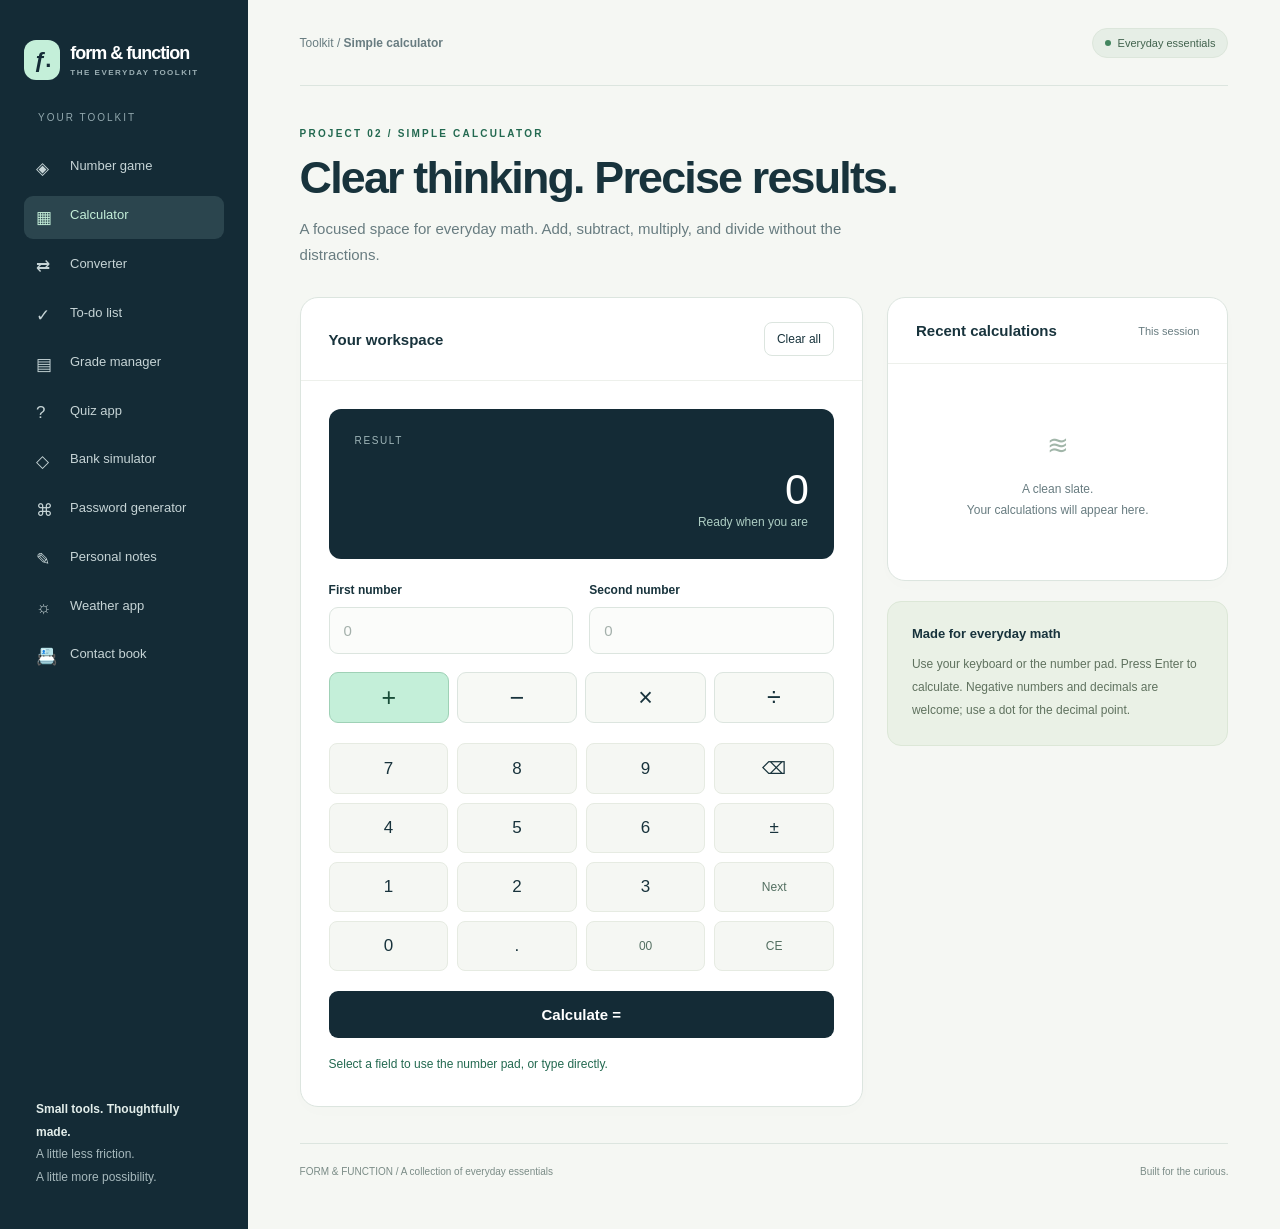
<file: SimpleCalculator/wwwroot/index.html>
<!doctype html><html lang="en"><head><meta charset="utf-8"><meta name="viewport" content="width=device-width,initial-scale=1"><meta name="description" content="A focused space for everyday math. Add, subtract, multiply, and divide without the distractions."><title>Simple Calculator · Form & Function</title><link rel="icon" href="data:image/svg+xml,%3Csvg xmlns='http://www.w3.org/2000/svg' viewBox='0 0 40 40'%3E%3Crect width='40' height='40' rx='10' fill='%23142b36'/%3E%3Ctext x='10' y='29' fill='%23c4efd9' font-size='28'%3Ef%3C/text%3E%3C/svg%3E"><link rel="stylesheet" href="styles.css"><script src="app.js" defer></script></head><body><div class="layout"><aside><div class="brand"><span class="brand-mark">ƒ.</span><div>form & function<small>THE EVERYDAY TOOLKIT</small></div></div><div class="nav-label">YOUR TOOLKIT</div><nav aria-label="Projects"><a href="http://localhost:5101" class=""><span aria-hidden="true">◈</span>Number game</a><a href="/" class="active" aria-current="page"><span aria-hidden="true">▦</span>Calculator</a><a href="http://localhost:5103" class=""><span aria-hidden="true">⇄</span>Converter</a><a href="http://localhost:5104" class=""><span aria-hidden="true">✓</span>To-do list</a><a href="http://localhost:5105" class=""><span aria-hidden="true">▤</span>Grade manager</a><a href="http://localhost:5106" class=""><span aria-hidden="true">?</span>Quiz app</a><a href="http://localhost:5107" class=""><span aria-hidden="true">◇</span>Bank simulator</a><a href="http://localhost:5108" class=""><span aria-hidden="true">⌘</span>Password generator</a><a href="http://localhost:5109" class=""><span aria-hidden="true">✎</span>Personal notes</a><a href="http://localhost:5110" class=""><span aria-hidden="true">☼</span>Weather app</a><a href="http://localhost:5111" class=""><span aria-hidden="true">📇</span>Contact book</a></nav><div class="aside-bottom"><strong>Small tools. Thoughtfully made.</strong>A little less friction.<br>A little more possibility.</div></aside><main class="main"><header class="topbar"><span>Toolkit / <strong>Simple calculator</strong></span><span class="pill"><span class="dot"></span>Everyday essentials</span></header><section class="intro"><div class="eyebrow">PROJECT 02 / Simple calculator</div><h1>Clear thinking. Precise results.</h1><p>A focused space for everyday math. Add, subtract, multiply, and divide without the distractions.</p></section><noscript><p>Please enable JavaScript to use this application.</p></noscript><div class="workspace"><section class="card"><div class="card-header"><h2>Your workspace</h2><button class="secondary" id="clear">Clear all</button></div><div class="card-body"><div class="result-panel" aria-live="polite"><div class="result-label">Result</div><div class="result-number" id="result">0</div><div class="result-expression" id="expression">Ready when you are</div></div><form id="calc-form"><div class="operands"><div><label for="first">First number</label><input id="first" type="text" inputmode="decimal" placeholder="0" required autocomplete="off"></div><div><label for="second">Second number</label><input id="second" type="text" inputmode="decimal" placeholder="0" required autocomplete="off"></div></div><div class="operations" role="group" aria-label="Operation"><button type="button" class="selected" data-op="+" aria-label="Add" aria-pressed="true">+</button><button type="button" data-op="-" aria-label="Subtract" aria-pressed="false">−</button><button type="button" data-op="*" aria-label="Multiply" aria-pressed="false">×</button><button type="button" data-op="/" aria-label="Divide" aria-pressed="false">÷</button></div><div class="keypad" aria-label="Number pad"><button type="button" data-key="7">7</button><button type="button" data-key="8">8</button><button type="button" data-key="9">9</button><button type="button" data-key="⌫">⌫</button><button type="button" data-key="4">4</button><button type="button" data-key="5">5</button><button type="button" data-key="6">6</button><button type="button" data-key="±">±</button><button type="button" data-key="1">1</button><button type="button" data-key="2">2</button><button type="button" data-key="3">3</button><button type="button" data-key="Next" class="utility">Next</button><button type="button" data-key="0">0</button><button type="button" data-key=".">.</button><button type="button" data-key="00" class="utility">00</button><button type="button" data-key="CE" class="utility">CE</button></div><button class="primary" id="submit">Calculate =</button></form><div class="status" id="status" role="status" aria-live="polite">Select a field to use the number pad, or type directly.</div></div></section><div class="side-stack"><section class="card"><div class="card-header"><h2>Recent calculations</h2><span class="small">This session</span></div><div class="card-body"><div class="empty" id="empty"><span>≋</span>A clean slate.<br>Your calculations will appear here.</div><ol class="history" id="history"></ol></div></section><section class="note"><h3>Made for everyday math</h3><p>Use your keyboard or the number pad. Press Enter to calculate. Negative numbers and decimals are welcome; use a dot for the decimal point.</p></section></div></div><footer class="footer"><span>FORM & FUNCTION <span aria-hidden="true">/</span> A collection of everyday essentials</span><span>Built for the curious.</span></footer></main></div></body></html>
</file>
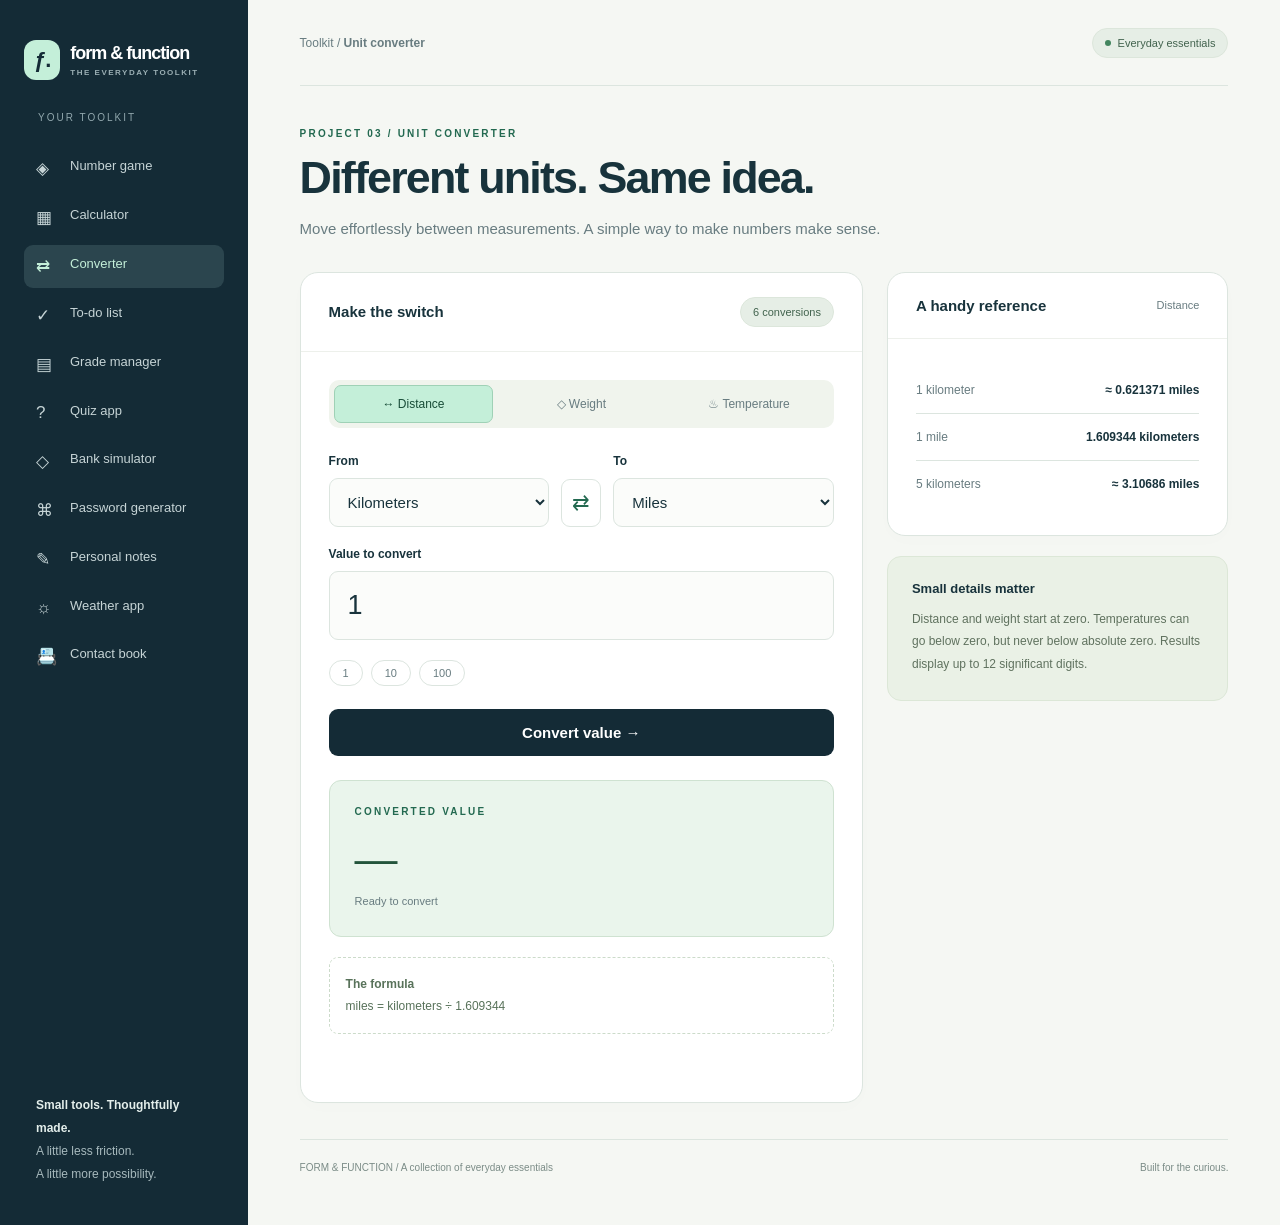
<file: UnitConverter/wwwroot/index.html>
<!doctype html><html lang="en"><head><meta charset="utf-8"><meta name="viewport" content="width=device-width,initial-scale=1"><meta name="description" content="Move effortlessly between measurements. A simple way to make numbers make sense."><title>Unit Converter · Form & Function</title><link rel="icon" href="data:image/svg+xml,%3Csvg xmlns='http://www.w3.org/2000/svg' viewBox='0 0 40 40'%3E%3Crect width='40' height='40' rx='10' fill='%23142b36'/%3E%3Ctext x='10' y='29' fill='%23c4efd9' font-size='28'%3Ef%3C/text%3E%3C/svg%3E"><link rel="stylesheet" href="styles.css"><script src="app.js" defer></script></head><body><div class="layout"><aside><div class="brand"><span class="brand-mark">ƒ.</span><div>form & function<small>THE EVERYDAY TOOLKIT</small></div></div><div class="nav-label">YOUR TOOLKIT</div><nav aria-label="Projects"><a href="http://localhost:5101" class=""><span aria-hidden="true">◈</span>Number game</a><a href="http://localhost:5102" class=""><span aria-hidden="true">▦</span>Calculator</a><a href="/" class="active" aria-current="page"><span aria-hidden="true">⇄</span>Converter</a><a href="http://localhost:5104" class=""><span aria-hidden="true">✓</span>To-do list</a><a href="http://localhost:5105" class=""><span aria-hidden="true">▤</span>Grade manager</a><a href="http://localhost:5106" class=""><span aria-hidden="true">?</span>Quiz app</a><a href="http://localhost:5107" class=""><span aria-hidden="true">◇</span>Bank simulator</a><a href="http://localhost:5108" class=""><span aria-hidden="true">⌘</span>Password generator</a><a href="http://localhost:5109" class=""><span aria-hidden="true">✎</span>Personal notes</a><a href="http://localhost:5110" class=""><span aria-hidden="true">☼</span>Weather app</a><a href="http://localhost:5111" class=""><span aria-hidden="true">📇</span>Contact book</a></nav><div class="aside-bottom"><strong>Small tools. Thoughtfully made.</strong>A little less friction.<br>A little more possibility.</div></aside><main class="main"><header class="topbar"><span>Toolkit / <strong>Unit converter</strong></span><span class="pill"><span class="dot"></span>Everyday essentials</span></header><section class="intro"><div class="eyebrow">PROJECT 03 / Unit converter</div><h1>Different units. Same idea.</h1><p>Move effortlessly between measurements. A simple way to make numbers make sense.</p></section><noscript><p>Please enable JavaScript to use this application.</p></noscript><div class="workspace"><section class="card"><div class="card-header"><h2>Make the switch</h2><span class="pill">6 conversions</span></div><div class="card-body"><div class="tabs" role="group" aria-label="Measurement category"><button class="selected" data-category="0" aria-pressed="true">↔ Distance</button><button data-category="1" aria-pressed="false">◇ Weight</button><button data-category="2" aria-pressed="false">♨ Temperature</button></div><form id="convert-form"><div class="unit-grid"><div><label for="from">From</label><select id="from"></select></div><button class="swap" id="swap" type="button" aria-label="Swap units">⇄</button><div><label for="to">To</label><select id="to"></select></div></div><div class="field"><label for="value">Value to convert</label><input class="conversion-value" id="value" type="text" inputmode="decimal" value="1" required autocomplete="off"></div><div class="quick-values" aria-label="Example values"><button type="button" data-value="1">1</button><button type="button" data-value="10">10</button><button type="button" data-value="100">100</button></div><button class="primary" id="submit">Convert value →</button></form><div class="conversion-output" aria-live="polite"><div class="eyebrow">Converted value</div><div class="result-number" id="result">—</div><span class="helper" id="result-unit">Choose a value to get started</span></div><div class="formula"><strong>The formula</strong><br><span id="formula"></span></div><div class="status" id="status" role="status" aria-live="polite"></div></div></section><div class="side-stack"><section class="card"><div class="card-header"><h2>A handy reference</h2><span class="small" id="reference-category">Distance</span></div><div class="card-body" id="reference"></div></section><section class="note"><h3>Small details matter</h3><p>Distance and weight start at zero. Temperatures can go below zero, but never below absolute zero. Results display up to 12 significant digits.</p></section></div></div><footer class="footer"><span>FORM & FUNCTION <span aria-hidden="true">/</span> A collection of everyday essentials</span><span>Built for the curious.</span></footer></main></div></body></html>
</file>
<file: SimpleCalculator/wwwroot/styles.css>
:root{--navy:#142b36;--mint:#c4efd9;--ink:#18333c;--muted:#687c80;--line:#dce5df;--paper:#f5f7f3;--green:#236950}*{box-sizing:border-box}body{margin:0;background:var(--paper);color:var(--ink);font-family:Inter,-apple-system,BlinkMacSystemFont,"Segoe UI",sans-serif;font-size:15px}button,input,select{font:inherit}button,a,input,select{-webkit-tap-highlight-color:transparent}button{cursor:pointer}button:disabled{cursor:wait;opacity:.55}button:focus-visible,a:focus-visible,input:focus-visible,select:focus-visible{outline:3px solid #56a984;outline-offset:4px}a{color:inherit}.layout{min-height:100vh;display:grid;grid-template-columns:248px 1fr}aside{background:var(--navy);color:#fff;padding:40px 24px;display:flex;flex-direction:column}.brand{display:flex;align-items:center;gap:10px;font-size:19px;font-weight:750;letter-spacing:-1px}.brand-mark{background:var(--mint);color:var(--navy);border-radius:12px;padding:7px 10px;font-size:22px}.brand small{color:#9bafb4;font-size:8px;display:block;letter-spacing:1.5px;margin-top:4px}.nav-label{color:#91a7ad;font-size:10px;letter-spacing:2px;margin:54px 14px 18px}nav a{display:flex;gap:13px;text-decoration:none;padding:15px 12px;border-radius:9px;color:#c6d4d6;margin:6px 0;font-size:13px}nav a.active{background:#2b454e;color:var(--mint)}nav a span{font-size:17px;width:21px}.aside-bottom{margin-top:auto;padding:55px 12px 0;color:#a7b9bd;font-size:12px;line-height:1.9}.aside-bottom strong{color:#e3eeeb;display:block}.main{padding:0 5%;max-width:1500px;width:100%;margin:auto}.topbar{height:86px;border-bottom:1px solid var(--line);display:flex;align-items:center;justify-content:space-between;font-size:12px;color:var(--muted)}.pill{display:inline-flex;align-items:center;gap:7px;background:#e6eee6;border:1px solid #dce6db;border-radius:30px;padding:8px 12px;font-size:11px;color:#42634e}.dot{width:6px;height:6px;border-radius:50%;background:#42855e}.intro{padding:42px 0 30px}.eyebrow{text-transform:uppercase;letter-spacing:2.2px;color:var(--green);font-size:10px;font-weight:750}.intro h1{font-size:clamp(30px,3.5vw,46px);font-weight:650;letter-spacing:-1.8px;margin:13px 0}.intro p{color:var(--muted);line-height:1.7;margin:0;max-width:600px}.workspace{display:grid;grid-template-columns:minmax(0,1.65fr) minmax(240px,1fr);gap:24px;align-items:start}.card{background:white;border:1px solid var(--line);border-radius:18px;overflow:hidden;box-shadow:0 5px 18px #1b3a2c03}.card-header{padding:24px 28px;display:flex;align-items:center;justify-content:space-between;border-bottom:1px solid #edf0eb;gap:12px}.card-header h2{font-size:15px;margin:0;font-weight:650}.small{font-size:11px;color:var(--muted)}.card-body{padding:28px}.secondary{border:1px solid var(--line);background:white;border-radius:8px;padding:9px 12px;font-size:12px;color:var(--ink)}.primary{border:0;border-radius:9px;background:var(--navy);color:white;font-weight:600;padding:15px 20px;width:100%;transition:background .2s}.primary:hover{background:#2d514f}label{font-size:12px;font-weight:600;display:block;margin-bottom:10px}input,select{border:1px solid var(--line);border-radius:9px;padding:14px;background:#fbfcfa;color:var(--ink);width:100%;min-width:0}input{font-variant-numeric:tabular-nums}input::placeholder{color:#a4b0ab}.field{margin:20px 0}.status{font-size:12px;line-height:1.7;min-height:24px;margin-top:16px;color:var(--green)}.status.error{color:#ad3d36}.helper{font-size:11px;color:var(--muted);line-height:1.8}.mystery{display:flex;justify-content:center;padding:15px 0 25px}.orb{width:138px;height:138px;border:1px solid #c9e7d5;border-radius:50%;background:radial-gradient(circle at 30% 20%,#effbf0,#d7eddf);display:grid;place-items:center;position:relative;box-shadow:0 0 0 13px #f4f8f1,0 0 0 14px #e7eee5;font-size:64px;font-weight:400;color:#2b7254}.center{text-align:center}.lead{font-size:22px;letter-spacing:-.6px;margin:16px 0 8px}.stats{display:grid;grid-template-columns:1fr 1fr;background:#f4f7f1;border-radius:11px;margin:24px 0 0}.stat{padding:17px;text-align:center}.stat+.stat{border-left:1px solid var(--line)}.stat strong{font-size:23px;display:block;margin-bottom:5px;font-weight:600}.stat span{font-size:10px;text-transform:uppercase;letter-spacing:1px;color:var(--muted)}.history{padding:0;list-style:none;margin:0;max-height:290px;overflow:auto}.history li{padding:13px 0;border-bottom:1px solid #edf0eb;display:flex;justify-content:space-between;gap:12px;font-size:12px;overflow-wrap:anywhere}.history li strong{font-weight:600}.empty{text-align:center;color:var(--muted);padding:30px 5px;line-height:1.8;font-size:12px}.empty span{display:block;font-size:26px;color:#a1b6a9;margin-bottom:10px}.note{margin-top:20px;background:#eaf1e6;border:1px solid #dce7d7;border-radius:14px;padding:24px}.note h3{font-size:13px;margin:0 0 12px}.note p{font-size:12px;color:#60725f;line-height:1.9;margin:0}.footer{display:flex;justify-content:space-between;gap:15px;margin:30px 0;padding:22px 0;border-top:1px solid var(--line);font-size:10px;color:#7b8c87}.result-panel{background:var(--navy);color:white;padding:26px;border-radius:12px;margin-bottom:24px;min-height:150px;display:flex;flex-direction:column;justify-content:space-between}.result-label{font-size:10px;letter-spacing:1.6px;text-transform:uppercase;color:#a1b7ba}.result-number{font-size:clamp(27px,4vw,43px);letter-spacing:-1px;text-align:right;overflow-wrap:anywhere;font-variant-numeric:tabular-nums;margin-top:17px}.result-expression{text-align:right;font-size:12px;color:#adcdc3;min-height:18px}.operands{display:grid;grid-template-columns:1fr 1fr;gap:16px}.operations,.tabs{display:flex;gap:8px;margin:18px 0}.operations button{flex:1;font-size:25px;border:1px solid var(--line);border-radius:9px;padding:10px;background:#f7f9f5;color:var(--ink)}.operations button.selected,.tabs button.selected{background:var(--mint);border-color:#9fd1b6;color:#184d38}.keypad{display:grid;grid-template-columns:repeat(4,1fr);gap:9px;margin:20px 0}.keypad button{background:#f5f7f3;border:1px solid #e6ebe2;padding:14px;border-radius:8px;font-size:17px;color:var(--ink)}.keypad button:hover{background:#e7efe5}.keypad button.utility{font-size:12px;color:#536f61}.tabs{background:#f0f4ed;padding:5px;border-radius:10px;margin:0 0 26px}.tabs button{border:1px solid transparent;background:transparent;flex:1;border-radius:7px;padding:11px 5px;color:var(--muted);font-size:12px}.unit-grid{display:grid;grid-template-columns:1fr 40px 1fr;gap:12px;align-items:end}.swap{width:40px;height:48px;border-radius:9px;border:1px solid var(--line);background:white;font-size:21px;color:var(--green)}.conversion-value{font-size:27px;padding:18px}.conversion-output{margin-top:24px;background:#eaf5ec;border:1px solid #cfe2d1;border-radius:12px;padding:25px}.conversion-output .result-number{text-align:left;color:#23543b;margin-bottom:8px}.formula{border:1px dashed #ccdbca;border-radius:9px;padding:16px;margin-top:20px;font-size:12px;line-height:1.8;color:#58725a}.quick-values{display:flex;gap:8px;margin:12px 0 23px}.quick-values button{background:white;border:1px solid var(--line);border-radius:20px;padding:6px 13px;font-size:11px;color:var(--muted)}.info-row{display:flex;justify-content:space-between;gap:12px;border-bottom:1px solid var(--line);padding:16px 0;font-size:12px}.info-row:last-child{border:0}.info-row span{color:var(--muted)}@media(min-width:1500px){.main{padding:0 70px}}@media(max-width:1050px){.layout{grid-template-columns:200px 1fr}aside{padding:30px 16px}.workspace{grid-template-columns:1fr}.side-stack{display:grid;grid-template-columns:1fr 1fr;gap:20px}.note{margin:0}.main{padding:0 6%}}@media(max-width:640px){.layout{display:block}aside{padding:18px 20px}.brand{font-size:20px}.brand small,.nav-label,.aside-bottom{display:none}nav{display:flex;gap:6px;margin-top:15px}nav a{font-size:10px;flex:1;margin:0;padding:10px 6px;gap:6px;align-items:center}nav a span{font-size:14px;width:auto}.main{padding:0 20px}.topbar{height:60px}.intro{padding:30px 0 24px}.intro h1{font-size:33px}.card-body{padding:22px}.card-header{padding:20px 22px}.side-stack{display:block}.note{margin-top:18px}.footer{line-height:1.7}.unit-grid{gap:7px;grid-template-columns:1fr 34px 1fr}.swap{width:34px}select{font-size:12px;padding:14px 7px}.operands{gap:10px}.pill{font-size:10px}.intro p{font-size:13px}}@media(prefers-reduced-motion:reduce){*{transition:none!important}}

/* Data & OOP collection */
[hidden]{display:none!important}.layout>aside{min-width:0}.brand{font-size:18px}.brand>div{min-width:0}.nav-label{margin-top:32px}nav a{padding:11px 12px}.aside-bottom{padding-top:28px}.main{align-self:start}.workspace{padding-bottom:6px}.toolbar{display:flex;align-items:center;gap:10px;flex-wrap:wrap;margin-bottom:20px}.toolbar input{flex:1;min-width:120px}.toolbar select{width:auto;max-width:170px}.toolbar .secondary{padding:14px}.filters{display:flex;gap:5px;flex-wrap:wrap;margin-bottom:22px}.filters button{background:#f1f5ee;border:1px solid transparent;border-radius:20px;padding:8px 14px;color:#607763;font-size:12px}.filters button.selected{background:var(--mint);color:#244f3a;border-color:#a6d1b6}.data-list{list-style:none;padding:0;margin:0}.task-row{display:flex;align-items:flex-start;gap:12px;padding:18px 0;border-top:1px solid var(--line)}.task-row input{width:19px;height:19px;margin:3px 0;accent-color:#236950;flex-shrink:0}.task-content{flex:1;min-width:0}.task-title{display:block;font-size:14px;line-height:1.6;overflow-wrap:anywhere}.done .task-title{text-decoration:line-through;color:var(--muted)}.meta{display:flex;gap:9px;align-items:center;margin-top:7px;font-size:10px;color:var(--muted)}.badge{border-radius:5px;background:#eaf1e6;color:#526b53;padding:4px 7px;font-size:10px;white-space:nowrap}.badge.high,.badge.f{background:#fae8df;color:#96543b}.badge.a,.badge.b{background:#dff0e3;color:#296043}.icon-button{padding:6px 8px;border:1px solid var(--line);background:white;border-radius:6px;color:var(--muted);font-size:11px}.row-actions{display:flex;gap:6px;flex-wrap:wrap}.stats.three{grid-template-columns:repeat(3,1fr);margin:0 0 24px}.stats.three .stat{padding:16px 5px}.stats.three .stat strong{font-size:24px}.stats.three .stat span{font-size:9px}.form-grid{display:grid;grid-template-columns:repeat(3,1fr);gap:10px}.form-grid label{font-size:10px}.form-grid input{padding:12px 8px}.table-wrap{overflow:auto}table{width:100%;border-collapse:collapse;font-size:12px;white-space:nowrap}th{text-align:left;font-size:9px;text-transform:uppercase;letter-spacing:1px;color:var(--muted);font-weight:600;background:#f7f9f4}td,th{padding:14px 10px;border-bottom:1px solid var(--line)}td:first-child{white-space:normal;min-width:110px;max-width:180px;overflow-wrap:anywhere}td strong{font-weight:600}.cancel{width:100%;margin-top:10px}.progress{height:5px;background:#e6eee2;border-radius:10px;overflow:hidden;margin-bottom:28px}.progress>div{height:100%;background:#6ca486;transition:width .2s}.question-title{font-size:25px;letter-spacing:-.7px;line-height:1.45;margin:15px 0 24px}.answers{display:grid;gap:10px}.answer{display:flex;align-items:center;gap:12px;text-align:left;width:100%;border:1px solid var(--line);background:#fcfdfb;padding:17px;border-radius:10px;color:var(--ink);font-size:13px;line-height:1.6}.answer.selected{background:#e7f4e9;border-color:#7fb292}.answer-letter{display:grid;place-items:center;background:#eef2ea;border-radius:6px;width:28px;height:28px;flex-shrink:0;font-size:11px}.question-footer{display:flex;justify-content:space-between;gap:12px;margin-top:28px}.question-footer .primary{width:auto}.score-ring{width:140px;height:140px;display:grid;place-items:center;margin:5px auto 24px;border:10px solid #d9eddd;border-radius:50%;color:var(--green);font-size:34px}.review-item{padding:18px 0;border-top:1px solid var(--line)}.review-item h3{font-size:13px;line-height:1.6;margin:0 0 8px}.review-item p{font-size:12px;line-height:1.8;color:var(--muted);margin:4px 0}.account-card{border-radius:14px;background:var(--navy);color:white;padding:28px;margin-bottom:22px;position:relative;overflow:hidden}.account-card:after{content:'';position:absolute;width:180px;height:180px;border:1px solid #ffffff15;border-radius:50%;right:-40px;top:-60px;box-shadow:0 0 0 24px #ffffff05,0 0 0 48px #ffffff03;pointer-events:none}.account-top{display:flex;justify-content:space-between;gap:12px;color:#b5cdc4;font-size:11px}.balance{font-size:clamp(30px,4vw,44px);letter-spacing:-1.5px;margin:20px 0;overflow-wrap:anywhere}.account-bottom{display:flex;justify-content:space-between;gap:12px;font-size:10px;letter-spacing:1px;color:#acbfb9}.transaction{display:flex;align-items:center;gap:12px;padding:17px 0;border-bottom:1px solid var(--line)}.transaction-icon{width:36px;height:36px;display:grid;place-items:center;flex-shrink:0;background:#eaf4e8;border-radius:10px;color:var(--green)}.transaction-icon.out{background:#f6ece3;color:#a47a54}.transaction-details{flex:1;min-width:0}.transaction-details strong{font-size:12px}.transaction-details p{font-size:11px;color:var(--muted);margin:5px 0 0;overflow-wrap:anywhere}.amount{font-variant-numeric:tabular-nums;font-size:14px;font-weight:600;color:var(--green)}.amount.out{color:#91634b}.password-item{background:var(--navy);color:#d2f0dc;padding:22px;border-radius:11px;margin-bottom:12px}.password-item code{font-size:19px;line-height:1.7;word-break:break-all;display:block;letter-spacing:.5px}.password-actions{display:flex;justify-content:space-between;align-items:center;gap:12px;margin-top:18px;color:#9fb9b0;font-size:10px}.password-actions button{background:#ffffff10;border:1px solid #ffffff25;border-radius:6px;color:white;padding:7px 12px;font-size:11px}.option-row{display:flex;align-items:center;gap:12px;margin:16px 0}.option-row input{width:18px;height:18px;accent-color:var(--green);flex-shrink:0}.option-row label{margin:0;flex:1;font-size:12px}.option-row small{color:var(--muted);font-size:10px}.range-label{display:flex;justify-content:space-between;align-items:center;margin-bottom:8px}.range-label label{margin:0}.range-label output{font-size:20px;color:var(--green);font-weight:600}input[type=range]{padding:0;accent-color:var(--green);height:24px;background:transparent}.section-divider{border:0;border-top:1px solid var(--line);margin:22px 0}.status-bar{margin:0 0 20px;min-height:24px}.muted{color:var(--muted)}.button-line{display:flex;gap:8px;flex-wrap:wrap}.content-empty{padding:34px 12px;text-align:center;color:var(--muted);font-size:13px;line-height:1.9}.content-empty strong{display:block;color:var(--ink);font-size:16px;margin-bottom:7px}.panel-subtitle{font-size:12px;color:var(--muted);line-height:1.8;margin:0 0 20px}.result-actions{margin:24px 0}.question-dots{display:flex;gap:6px;flex-wrap:wrap;margin-top:18px}.question-dots span{display:grid;place-items:center;width:27px;height:27px;border-radius:6px;border:1px solid var(--line);font-size:10px;color:var(--muted)}.question-dots span.answered{background:#dcf0df;border-color:#b7d4bc;color:var(--green)}.question-dots span.current{outline:2px solid var(--green);outline-offset:2px}.simulation{background:#faf1df;border:1px solid #ebdfc2;border-radius:9px;padding:11px 13px;font-size:11px;line-height:1.7;color:#8b7043;margin-bottom:20px}@media(max-width:1050px){.brand{font-size:16px}.workspace>.side-stack{display:block}.workspace>.side-stack>.note{margin-top:18px}}@media(max-width:640px){nav{overflow-x:auto;padding-bottom:5px}nav a{flex:0 0 auto;white-space:nowrap;padding:10px}.brand{font-size:19px}.workspace{gap:18px}.card-body{padding:20px}.stats.three .stat strong{font-size:21px}.stats.three .stat span{letter-spacing:.5px;font-size:8px}.task-row{gap:9px}.task-row .row-actions{max-width:46px}.question-title{font-size:22px}.account-card{padding:22px}.password-item code{font-size:16px}.footer{flex-wrap:wrap}.form-grid{gap:7px}}

.stat strong{overflow-wrap:anywhere}
</file>
<file: UnitConverter/wwwroot/styles.css>
:root{--navy:#142b36;--mint:#c4efd9;--ink:#18333c;--muted:#687c80;--line:#dce5df;--paper:#f5f7f3;--green:#236950}*{box-sizing:border-box}body{margin:0;background:var(--paper);color:var(--ink);font-family:Inter,-apple-system,BlinkMacSystemFont,"Segoe UI",sans-serif;font-size:15px}button,input,select{font:inherit}button,a,input,select{-webkit-tap-highlight-color:transparent}button{cursor:pointer}button:disabled{cursor:wait;opacity:.55}button:focus-visible,a:focus-visible,input:focus-visible,select:focus-visible{outline:3px solid #56a984;outline-offset:4px}a{color:inherit}.layout{min-height:100vh;display:grid;grid-template-columns:248px 1fr}aside{background:var(--navy);color:#fff;padding:40px 24px;display:flex;flex-direction:column}.brand{display:flex;align-items:center;gap:10px;font-size:19px;font-weight:750;letter-spacing:-1px}.brand-mark{background:var(--mint);color:var(--navy);border-radius:12px;padding:7px 10px;font-size:22px}.brand small{color:#9bafb4;font-size:8px;display:block;letter-spacing:1.5px;margin-top:4px}.nav-label{color:#91a7ad;font-size:10px;letter-spacing:2px;margin:54px 14px 18px}nav a{display:flex;gap:13px;text-decoration:none;padding:15px 12px;border-radius:9px;color:#c6d4d6;margin:6px 0;font-size:13px}nav a.active{background:#2b454e;color:var(--mint)}nav a span{font-size:17px;width:21px}.aside-bottom{margin-top:auto;padding:55px 12px 0;color:#a7b9bd;font-size:12px;line-height:1.9}.aside-bottom strong{color:#e3eeeb;display:block}.main{padding:0 5%;max-width:1500px;width:100%;margin:auto}.topbar{height:86px;border-bottom:1px solid var(--line);display:flex;align-items:center;justify-content:space-between;font-size:12px;color:var(--muted)}.pill{display:inline-flex;align-items:center;gap:7px;background:#e6eee6;border:1px solid #dce6db;border-radius:30px;padding:8px 12px;font-size:11px;color:#42634e}.dot{width:6px;height:6px;border-radius:50%;background:#42855e}.intro{padding:42px 0 30px}.eyebrow{text-transform:uppercase;letter-spacing:2.2px;color:var(--green);font-size:10px;font-weight:750}.intro h1{font-size:clamp(30px,3.5vw,46px);font-weight:650;letter-spacing:-1.8px;margin:13px 0}.intro p{color:var(--muted);line-height:1.7;margin:0;max-width:600px}.workspace{display:grid;grid-template-columns:minmax(0,1.65fr) minmax(240px,1fr);gap:24px;align-items:start}.card{background:white;border:1px solid var(--line);border-radius:18px;overflow:hidden;box-shadow:0 5px 18px #1b3a2c03}.card-header{padding:24px 28px;display:flex;align-items:center;justify-content:space-between;border-bottom:1px solid #edf0eb;gap:12px}.card-header h2{font-size:15px;margin:0;font-weight:650}.small{font-size:11px;color:var(--muted)}.card-body{padding:28px}.secondary{border:1px solid var(--line);background:white;border-radius:8px;padding:9px 12px;font-size:12px;color:var(--ink)}.primary{border:0;border-radius:9px;background:var(--navy);color:white;font-weight:600;padding:15px 20px;width:100%;transition:background .2s}.primary:hover{background:#2d514f}label{font-size:12px;font-weight:600;display:block;margin-bottom:10px}input,select{border:1px solid var(--line);border-radius:9px;padding:14px;background:#fbfcfa;color:var(--ink);width:100%;min-width:0}input{font-variant-numeric:tabular-nums}input::placeholder{color:#a4b0ab}.field{margin:20px 0}.status{font-size:12px;line-height:1.7;min-height:24px;margin-top:16px;color:var(--green)}.status.error{color:#ad3d36}.helper{font-size:11px;color:var(--muted);line-height:1.8}.mystery{display:flex;justify-content:center;padding:15px 0 25px}.orb{width:138px;height:138px;border:1px solid #c9e7d5;border-radius:50%;background:radial-gradient(circle at 30% 20%,#effbf0,#d7eddf);display:grid;place-items:center;position:relative;box-shadow:0 0 0 13px #f4f8f1,0 0 0 14px #e7eee5;font-size:64px;font-weight:400;color:#2b7254}.center{text-align:center}.lead{font-size:22px;letter-spacing:-.6px;margin:16px 0 8px}.stats{display:grid;grid-template-columns:1fr 1fr;background:#f4f7f1;border-radius:11px;margin:24px 0 0}.stat{padding:17px;text-align:center}.stat+.stat{border-left:1px solid var(--line)}.stat strong{font-size:23px;display:block;margin-bottom:5px;font-weight:600}.stat span{font-size:10px;text-transform:uppercase;letter-spacing:1px;color:var(--muted)}.history{padding:0;list-style:none;margin:0;max-height:290px;overflow:auto}.history li{padding:13px 0;border-bottom:1px solid #edf0eb;display:flex;justify-content:space-between;gap:12px;font-size:12px;overflow-wrap:anywhere}.history li strong{font-weight:600}.empty{text-align:center;color:var(--muted);padding:30px 5px;line-height:1.8;font-size:12px}.empty span{display:block;font-size:26px;color:#a1b6a9;margin-bottom:10px}.note{margin-top:20px;background:#eaf1e6;border:1px solid #dce7d7;border-radius:14px;padding:24px}.note h3{font-size:13px;margin:0 0 12px}.note p{font-size:12px;color:#60725f;line-height:1.9;margin:0}.footer{display:flex;justify-content:space-between;gap:15px;margin:30px 0;padding:22px 0;border-top:1px solid var(--line);font-size:10px;color:#7b8c87}.result-panel{background:var(--navy);color:white;padding:26px;border-radius:12px;margin-bottom:24px;min-height:150px;display:flex;flex-direction:column;justify-content:space-between}.result-label{font-size:10px;letter-spacing:1.6px;text-transform:uppercase;color:#a1b7ba}.result-number{font-size:clamp(27px,4vw,43px);letter-spacing:-1px;text-align:right;overflow-wrap:anywhere;font-variant-numeric:tabular-nums;margin-top:17px}.result-expression{text-align:right;font-size:12px;color:#adcdc3;min-height:18px}.operands{display:grid;grid-template-columns:1fr 1fr;gap:16px}.operations,.tabs{display:flex;gap:8px;margin:18px 0}.operations button{flex:1;font-size:25px;border:1px solid var(--line);border-radius:9px;padding:10px;background:#f7f9f5;color:var(--ink)}.operations button.selected,.tabs button.selected{background:var(--mint);border-color:#9fd1b6;color:#184d38}.keypad{display:grid;grid-template-columns:repeat(4,1fr);gap:9px;margin:20px 0}.keypad button{background:#f5f7f3;border:1px solid #e6ebe2;padding:14px;border-radius:8px;font-size:17px;color:var(--ink)}.keypad button:hover{background:#e7efe5}.keypad button.utility{font-size:12px;color:#536f61}.tabs{background:#f0f4ed;padding:5px;border-radius:10px;margin:0 0 26px}.tabs button{border:1px solid transparent;background:transparent;flex:1;border-radius:7px;padding:11px 5px;color:var(--muted);font-size:12px}.unit-grid{display:grid;grid-template-columns:1fr 40px 1fr;gap:12px;align-items:end}.swap{width:40px;height:48px;border-radius:9px;border:1px solid var(--line);background:white;font-size:21px;color:var(--green)}.conversion-value{font-size:27px;padding:18px}.conversion-output{margin-top:24px;background:#eaf5ec;border:1px solid #cfe2d1;border-radius:12px;padding:25px}.conversion-output .result-number{text-align:left;color:#23543b;margin-bottom:8px}.formula{border:1px dashed #ccdbca;border-radius:9px;padding:16px;margin-top:20px;font-size:12px;line-height:1.8;color:#58725a}.quick-values{display:flex;gap:8px;margin:12px 0 23px}.quick-values button{background:white;border:1px solid var(--line);border-radius:20px;padding:6px 13px;font-size:11px;color:var(--muted)}.info-row{display:flex;justify-content:space-between;gap:12px;border-bottom:1px solid var(--line);padding:16px 0;font-size:12px}.info-row:last-child{border:0}.info-row span{color:var(--muted)}@media(min-width:1500px){.main{padding:0 70px}}@media(max-width:1050px){.layout{grid-template-columns:200px 1fr}aside{padding:30px 16px}.workspace{grid-template-columns:1fr}.side-stack{display:grid;grid-template-columns:1fr 1fr;gap:20px}.note{margin:0}.main{padding:0 6%}}@media(max-width:640px){.layout{display:block}aside{padding:18px 20px}.brand{font-size:20px}.brand small,.nav-label,.aside-bottom{display:none}nav{display:flex;gap:6px;margin-top:15px}nav a{font-size:10px;flex:1;margin:0;padding:10px 6px;gap:6px;align-items:center}nav a span{font-size:14px;width:auto}.main{padding:0 20px}.topbar{height:60px}.intro{padding:30px 0 24px}.intro h1{font-size:33px}.card-body{padding:22px}.card-header{padding:20px 22px}.side-stack{display:block}.note{margin-top:18px}.footer{line-height:1.7}.unit-grid{gap:7px;grid-template-columns:1fr 34px 1fr}.swap{width:34px}select{font-size:12px;padding:14px 7px}.operands{gap:10px}.pill{font-size:10px}.intro p{font-size:13px}}@media(prefers-reduced-motion:reduce){*{transition:none!important}}

/* Data & OOP collection */
[hidden]{display:none!important}.layout>aside{min-width:0}.brand{font-size:18px}.brand>div{min-width:0}.nav-label{margin-top:32px}nav a{padding:11px 12px}.aside-bottom{padding-top:28px}.main{align-self:start}.workspace{padding-bottom:6px}.toolbar{display:flex;align-items:center;gap:10px;flex-wrap:wrap;margin-bottom:20px}.toolbar input{flex:1;min-width:120px}.toolbar select{width:auto;max-width:170px}.toolbar .secondary{padding:14px}.filters{display:flex;gap:5px;flex-wrap:wrap;margin-bottom:22px}.filters button{background:#f1f5ee;border:1px solid transparent;border-radius:20px;padding:8px 14px;color:#607763;font-size:12px}.filters button.selected{background:var(--mint);color:#244f3a;border-color:#a6d1b6}.data-list{list-style:none;padding:0;margin:0}.task-row{display:flex;align-items:flex-start;gap:12px;padding:18px 0;border-top:1px solid var(--line)}.task-row input{width:19px;height:19px;margin:3px 0;accent-color:#236950;flex-shrink:0}.task-content{flex:1;min-width:0}.task-title{display:block;font-size:14px;line-height:1.6;overflow-wrap:anywhere}.done .task-title{text-decoration:line-through;color:var(--muted)}.meta{display:flex;gap:9px;align-items:center;margin-top:7px;font-size:10px;color:var(--muted)}.badge{border-radius:5px;background:#eaf1e6;color:#526b53;padding:4px 7px;font-size:10px;white-space:nowrap}.badge.high,.badge.f{background:#fae8df;color:#96543b}.badge.a,.badge.b{background:#dff0e3;color:#296043}.icon-button{padding:6px 8px;border:1px solid var(--line);background:white;border-radius:6px;color:var(--muted);font-size:11px}.row-actions{display:flex;gap:6px;flex-wrap:wrap}.stats.three{grid-template-columns:repeat(3,1fr);margin:0 0 24px}.stats.three .stat{padding:16px 5px}.stats.three .stat strong{font-size:24px}.stats.three .stat span{font-size:9px}.form-grid{display:grid;grid-template-columns:repeat(3,1fr);gap:10px}.form-grid label{font-size:10px}.form-grid input{padding:12px 8px}.table-wrap{overflow:auto}table{width:100%;border-collapse:collapse;font-size:12px;white-space:nowrap}th{text-align:left;font-size:9px;text-transform:uppercase;letter-spacing:1px;color:var(--muted);font-weight:600;background:#f7f9f4}td,th{padding:14px 10px;border-bottom:1px solid var(--line)}td:first-child{white-space:normal;min-width:110px;max-width:180px;overflow-wrap:anywhere}td strong{font-weight:600}.cancel{width:100%;margin-top:10px}.progress{height:5px;background:#e6eee2;border-radius:10px;overflow:hidden;margin-bottom:28px}.progress>div{height:100%;background:#6ca486;transition:width .2s}.question-title{font-size:25px;letter-spacing:-.7px;line-height:1.45;margin:15px 0 24px}.answers{display:grid;gap:10px}.answer{display:flex;align-items:center;gap:12px;text-align:left;width:100%;border:1px solid var(--line);background:#fcfdfb;padding:17px;border-radius:10px;color:var(--ink);font-size:13px;line-height:1.6}.answer.selected{background:#e7f4e9;border-color:#7fb292}.answer-letter{display:grid;place-items:center;background:#eef2ea;border-radius:6px;width:28px;height:28px;flex-shrink:0;font-size:11px}.question-footer{display:flex;justify-content:space-between;gap:12px;margin-top:28px}.question-footer .primary{width:auto}.score-ring{width:140px;height:140px;display:grid;place-items:center;margin:5px auto 24px;border:10px solid #d9eddd;border-radius:50%;color:var(--green);font-size:34px}.review-item{padding:18px 0;border-top:1px solid var(--line)}.review-item h3{font-size:13px;line-height:1.6;margin:0 0 8px}.review-item p{font-size:12px;line-height:1.8;color:var(--muted);margin:4px 0}.account-card{border-radius:14px;background:var(--navy);color:white;padding:28px;margin-bottom:22px;position:relative;overflow:hidden}.account-card:after{content:'';position:absolute;width:180px;height:180px;border:1px solid #ffffff15;border-radius:50%;right:-40px;top:-60px;box-shadow:0 0 0 24px #ffffff05,0 0 0 48px #ffffff03;pointer-events:none}.account-top{display:flex;justify-content:space-between;gap:12px;color:#b5cdc4;font-size:11px}.balance{font-size:clamp(30px,4vw,44px);letter-spacing:-1.5px;margin:20px 0;overflow-wrap:anywhere}.account-bottom{display:flex;justify-content:space-between;gap:12px;font-size:10px;letter-spacing:1px;color:#acbfb9}.transaction{display:flex;align-items:center;gap:12px;padding:17px 0;border-bottom:1px solid var(--line)}.transaction-icon{width:36px;height:36px;display:grid;place-items:center;flex-shrink:0;background:#eaf4e8;border-radius:10px;color:var(--green)}.transaction-icon.out{background:#f6ece3;color:#a47a54}.transaction-details{flex:1;min-width:0}.transaction-details strong{font-size:12px}.transaction-details p{font-size:11px;color:var(--muted);margin:5px 0 0;overflow-wrap:anywhere}.amount{font-variant-numeric:tabular-nums;font-size:14px;font-weight:600;color:var(--green)}.amount.out{color:#91634b}.password-item{background:var(--navy);color:#d2f0dc;padding:22px;border-radius:11px;margin-bottom:12px}.password-item code{font-size:19px;line-height:1.7;word-break:break-all;display:block;letter-spacing:.5px}.password-actions{display:flex;justify-content:space-between;align-items:center;gap:12px;margin-top:18px;color:#9fb9b0;font-size:10px}.password-actions button{background:#ffffff10;border:1px solid #ffffff25;border-radius:6px;color:white;padding:7px 12px;font-size:11px}.option-row{display:flex;align-items:center;gap:12px;margin:16px 0}.option-row input{width:18px;height:18px;accent-color:var(--green);flex-shrink:0}.option-row label{margin:0;flex:1;font-size:12px}.option-row small{color:var(--muted);font-size:10px}.range-label{display:flex;justify-content:space-between;align-items:center;margin-bottom:8px}.range-label label{margin:0}.range-label output{font-size:20px;color:var(--green);font-weight:600}input[type=range]{padding:0;accent-color:var(--green);height:24px;background:transparent}.section-divider{border:0;border-top:1px solid var(--line);margin:22px 0}.status-bar{margin:0 0 20px;min-height:24px}.muted{color:var(--muted)}.button-line{display:flex;gap:8px;flex-wrap:wrap}.content-empty{padding:34px 12px;text-align:center;color:var(--muted);font-size:13px;line-height:1.9}.content-empty strong{display:block;color:var(--ink);font-size:16px;margin-bottom:7px}.panel-subtitle{font-size:12px;color:var(--muted);line-height:1.8;margin:0 0 20px}.result-actions{margin:24px 0}.question-dots{display:flex;gap:6px;flex-wrap:wrap;margin-top:18px}.question-dots span{display:grid;place-items:center;width:27px;height:27px;border-radius:6px;border:1px solid var(--line);font-size:10px;color:var(--muted)}.question-dots span.answered{background:#dcf0df;border-color:#b7d4bc;color:var(--green)}.question-dots span.current{outline:2px solid var(--green);outline-offset:2px}.simulation{background:#faf1df;border:1px solid #ebdfc2;border-radius:9px;padding:11px 13px;font-size:11px;line-height:1.7;color:#8b7043;margin-bottom:20px}@media(max-width:1050px){.brand{font-size:16px}.workspace>.side-stack{display:block}.workspace>.side-stack>.note{margin-top:18px}}@media(max-width:640px){nav{overflow-x:auto;padding-bottom:5px}nav a{flex:0 0 auto;white-space:nowrap;padding:10px}.brand{font-size:19px}.workspace{gap:18px}.card-body{padding:20px}.stats.three .stat strong{font-size:21px}.stats.three .stat span{letter-spacing:.5px;font-size:8px}.task-row{gap:9px}.task-row .row-actions{max-width:46px}.question-title{font-size:22px}.account-card{padding:22px}.password-item code{font-size:16px}.footer{flex-wrap:wrap}.form-grid{gap:7px}}

.stat strong{overflow-wrap:anywhere}
</file>
